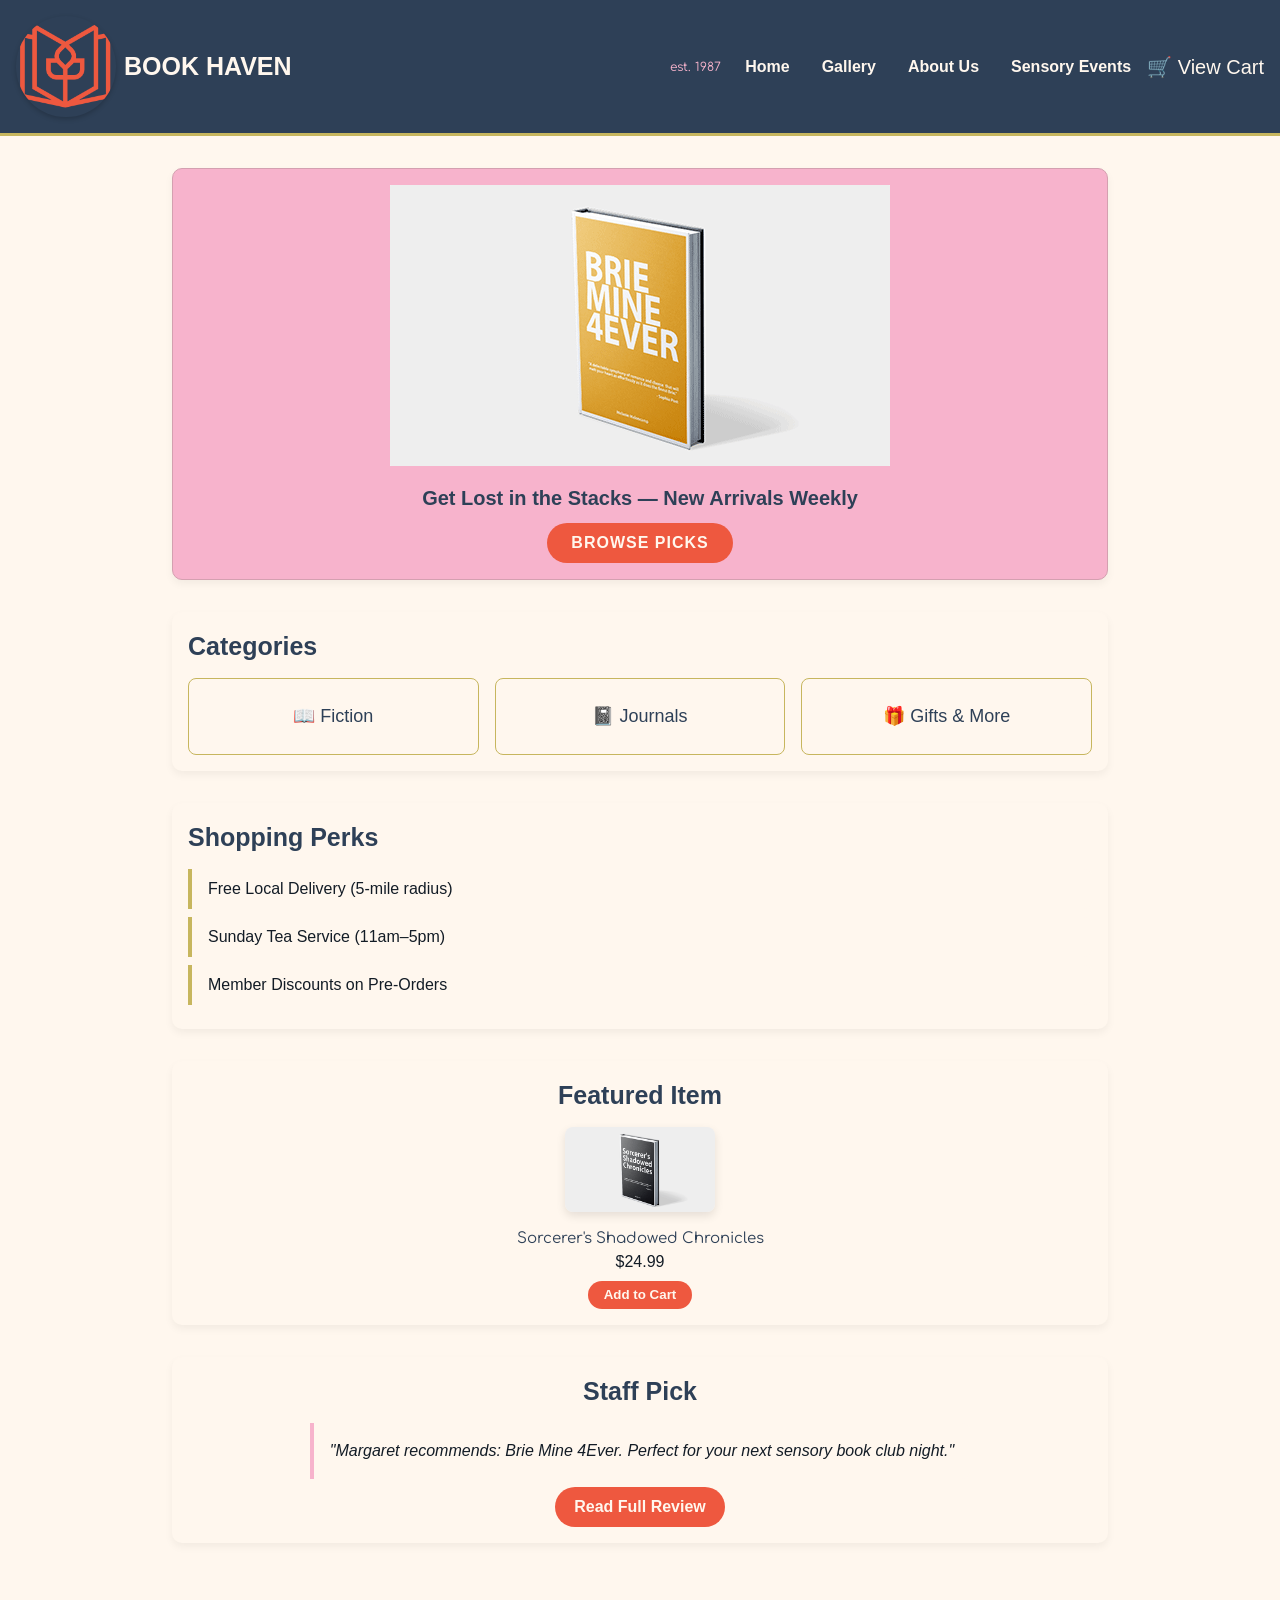
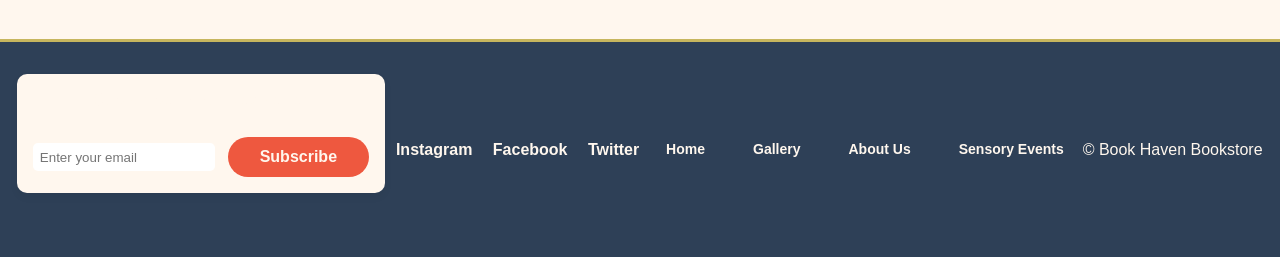
<file: project-root/index.html>
<!DOCTYPE html>
<html lang="en">
<head>
    <meta charset="UTF-8">
    <meta name="viewport" content="width=device-width, initial-scale=1.0">
    <title>Book Haven Bookstore - Home</title>
    <link rel="stylesheet" href="styles.css">
</head>
<body>
    <header>
        <img src="images/Client3_LogoPalette1_EE583F.png" alt="Book Haven Bookstore Logo" width="120">
        <span id="hamburger">&#9776;</span>
        <h1>BOOK HAVEN</h1>
        <p>est. 1987</p>
        <nav>
            <ul>
                <li><a href="index.html">Home</a></li>
                <li><a href="gallery.html">Gallery</a></li>
                <li><a href="about.html">About Us</a></li>
                <li><a href="events.html">Sensory Events</a></li>
            </ul>
        </nav>
        <a href="#" id="view-cart" aria-label="View Shopping Cart">&#128722; View Cart</a>
    </header>

    <main>
        <section id="hero">
            <img src="images/Client3_Book1.png" alt="Cozy bookstore interior">
            <h2>Get Lost in the Stacks — New Arrivals Weekly</h2>
            <a href="gallery.html" role="button">Browse Picks</a>
        </section>

        <section id="categories">
            <h2>Categories</h2>
            <div role="list">
                <div role="listitem">📖 Fiction</div>
                <div role="listitem">📓 Journals</div>
                <div role="listitem">🎁 Gifts &amp; More</div>
            </div>
        </section>

        <section id="perks">
            <h2>Shopping Perks</h2>
            <ul>
                <li>Free Local Delivery (5‑mile radius)</li>
                <li>Sunday Tea Service (11am–5pm)</li>
                <li>Member Discounts on Pre‑Orders</li>
            </ul>
        </section>

        <section id="featured">
            <h2>Featured Item</h2>
            <img src="images/Client3_Book3.png" alt="Sorcerer's Shadowed Chronicles">
            <h3>Sorcerer's Shadowed Chronicles</h3>
            <p>$24.99</p>
            <button>Add to Cart</button>
        </section>

        <section id="staff-pick">
            <h2>Staff Pick</h2>
            <blockquote>"Margaret recommends: Brie Mine 4Ever. Perfect for your next sensory book club night."</blockquote>
            <a href="#">Read Full Review</a>
        </section>
    </main>

    <footer>
        <section id="newsletter">
            <h3>Subscribe to our Newsletter</h3>
            <form action="#" method="post">
                <input type="email" id="footer-email" name="email" placeholder="Enter your email" aria-label="Email for newsletter">
                <button type="submit">Subscribe</button>
            </form>
        </section>
        <div id="social-links">
            <a href="#" aria-label="Instagram">Instagram</a>
            <a href="#" aria-label="Facebook">Facebook</a>
            <a href="#" aria-label="Twitter">Twitter</a>
        </div>
        <nav aria-label="Footer navigation">
            <ul>
                <li><a href="index.html">Home</a></li>
                <li><a href="gallery.html">Gallery</a></li>
                <li><a href="about.html">About Us</a></li>
                <li><a href="events.html">Sensory Events</a></li>
            </ul>
        </nav>
        <p>&copy; Book Haven Bookstore</p>
    </footer>

    <!-- Cart Modal Overlay (empty cart placeholder – gallery page has the full version) -->
    <div id="cart-modal-overlay" class="modal-overlay" style="display: none;">
        <div id="cart-modal" class="modal-box">
            <button id="close-modal" class="close-btn" aria-label="Close cart">&times;</button>
            <h2>Your Cart</h2>
            <div id="cart-items-container"></div>
            <div id="cart-empty-message"><p>Your cart is empty. Browse our gallery to add items.</p></div>
            <div class="modal-actions">
                <button id="modal-clear-cart">Clear Cart</button>
                <button id="modal-process-order">Process Order</button>
            </div>
        </div>
    </div>

    <script src="script.js"></script>
</body>
</html>
</file>
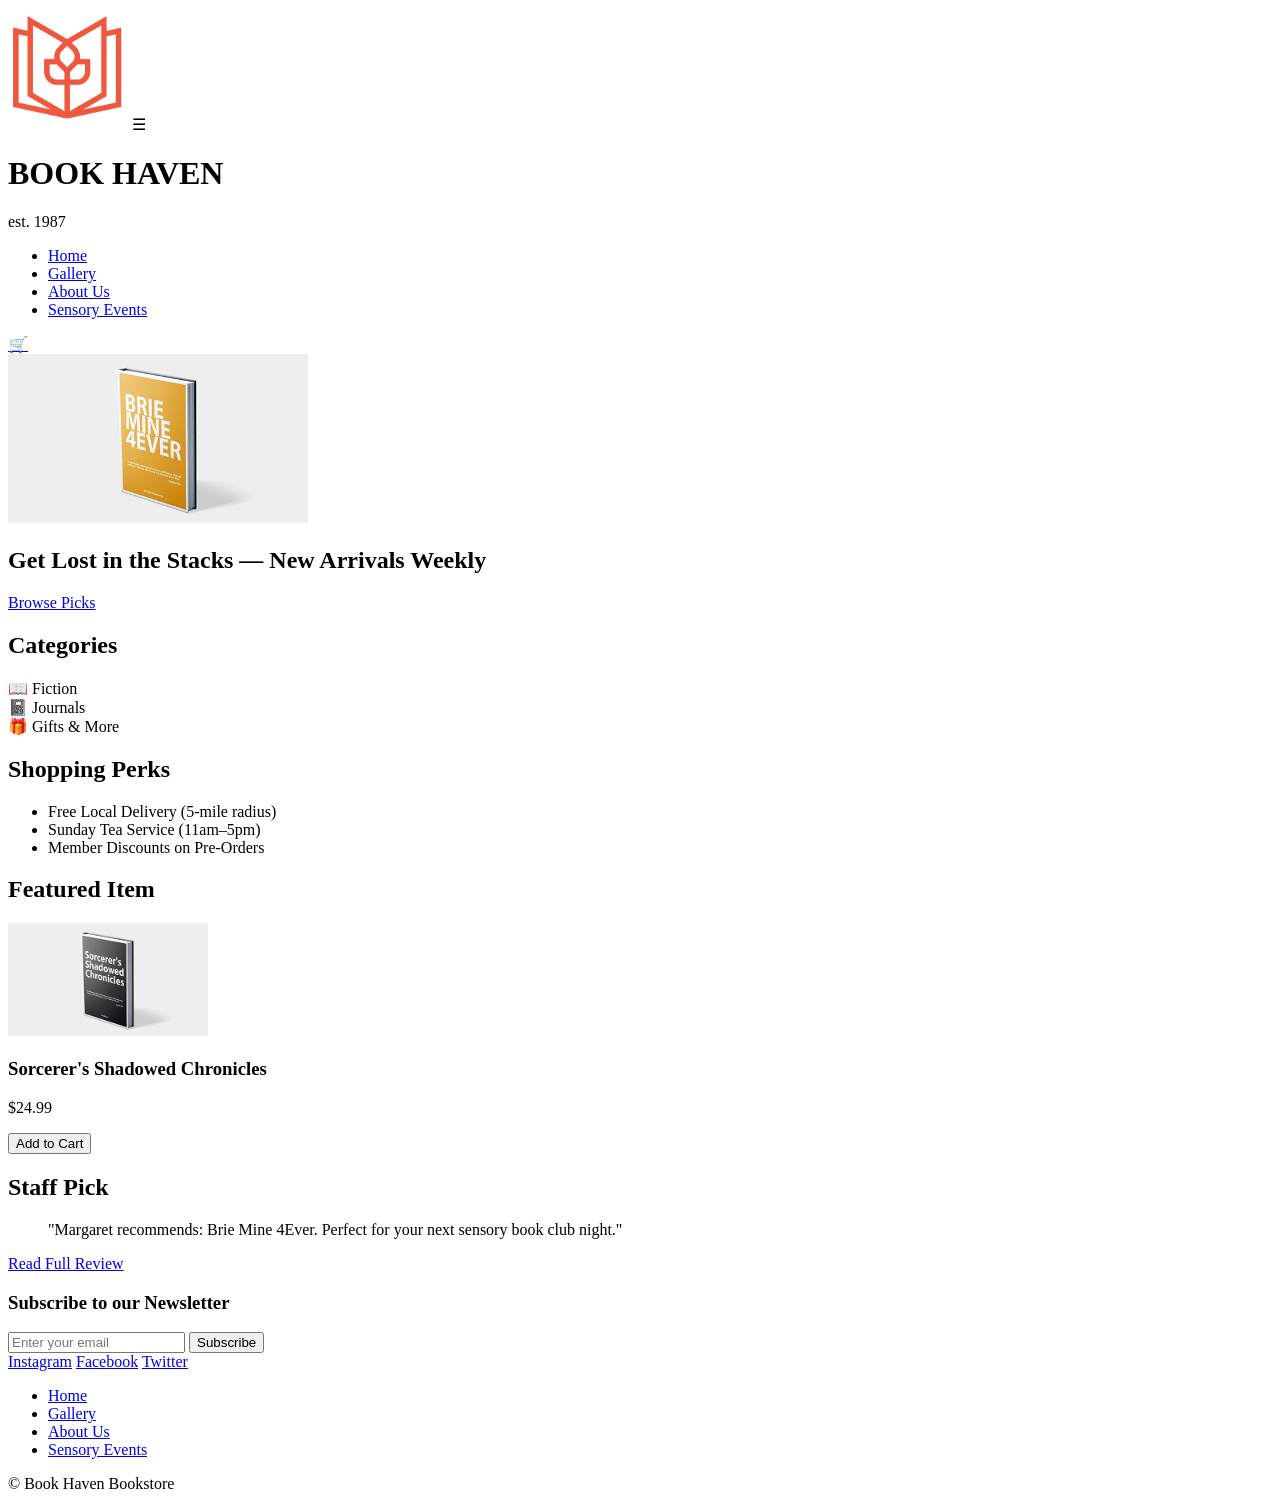
<file: Book Haven Bookstore/project-root/index.html>
<!DOCTYPE html>
<html lang="en">
<head>
    <meta charset="UTF-8">
    <meta name="viewport" content="width=device-width, initial-scale=1.0">
    <title>Book Haven Bookstore - Home</title>
</head>
<body>
    <!-- Header Section -->
    <header>
        <img src="images/Client3_LogoPalette1_EE583F.png" alt="Book Haven Bookstore Logo" width="120">
        <span id="hamburger">&#9776;</span> <!-- Placeholder for mobile menu -->
        <h1>BOOK HAVEN</h1>
        <p>est. 1987</p>
        <nav>
            <ul>
                <li><a href="index.html">Home</a></li>
                <li><a href="gallery.html">Gallery</a></li>
                <li><a href="about.html">About Us</a></li>
                <li><a href="events.html">Sensory Events</a></li>
            </ul>
        </nav>
        <a href="gallery.html#cart" aria-label="View Shopping Cart">&#128722;</a> <!-- Cart icon placeholder -->
    </header>

    <!-- Main Content -->
    <main>
        <!-- Hero Section -->
        <section id="hero">
            <img src="images/Client3_Book1.png" alt="Cozy bookstore interior" width="300"> <!-- placeholder for hero image; using a product image temporarily as per wireframe -->
            <h2>Get Lost in the Stacks — New Arrivals Weekly</h2>
            <a href="gallery.html" role="button">Browse Picks</a>
        </section>

        <!-- Categories Section -->
        <section id="categories">
            <h2>Categories</h2>
            <div role="list">
                <div role="listitem">📖 Fiction</div>
                <div role="listitem">📓 Journals</div>
                <div role="listitem">🎁 Gifts &amp; More</div>
            </div>
        </section>

        <!-- Shopping Perks Section -->
        <section id="perks">
            <h2>Shopping Perks</h2>
            <ul>
                <li>Free Local Delivery (5-mile radius)</li>
                <li>Sunday Tea Service (11am–5pm)</li>
                <li>Member Discounts on Pre-Orders</li>
            </ul>
        </section>

        <!-- Featured Item Section -->
        <section id="featured">
            <h2>Featured Item</h2>
            <img src="images/Client3_Book3.png" alt="Sorcerer's Shadowed Chronicles book cover" width="200">
            <h3>Sorcerer's Shadowed Chronicles</h3>
            <p>$24.99</p>
            <button>Add to Cart</button>
        </section>

        <!-- Staff Pick / Client Highlight -->
        <section id="staff-pick">
            <h2>Staff Pick</h2>
            <blockquote>
                "Margaret recommends: Brie Mine 4Ever. Perfect for your next sensory book club night."
            </blockquote>
            <a href="#">Read Full Review</a>
        </section>
    </main>

    <!-- Footer Section -->
    <footer>
        <section id="newsletter">
            <h3>Subscribe to our Newsletter</h3>
            <form action="#" method="post">
                <input type="email" placeholder="Enter your email" aria-label="Email for newsletter">
                <button type="submit">Subscribe</button>
            </form>
        </section>
        <div id="social-links">
            <a href="#" aria-label="Instagram">Instagram</a>
            <a href="#" aria-label="Facebook">Facebook</a>
            <a href="#" aria-label="Twitter">Twitter</a>
        </div>
        <nav aria-label="Footer navigation">
            <ul>
                <li><a href="index.html">Home</a></li>
                <li><a href="gallery.html">Gallery</a></li>
                <li><a href="about.html">About Us</a></li>
                <li><a href="events.html">Sensory Events</a></li>
            </ul>
        </nav>
        <p>&copy; Book Haven Bookstore</p>
    </footer>
</body>
</html>
</file>
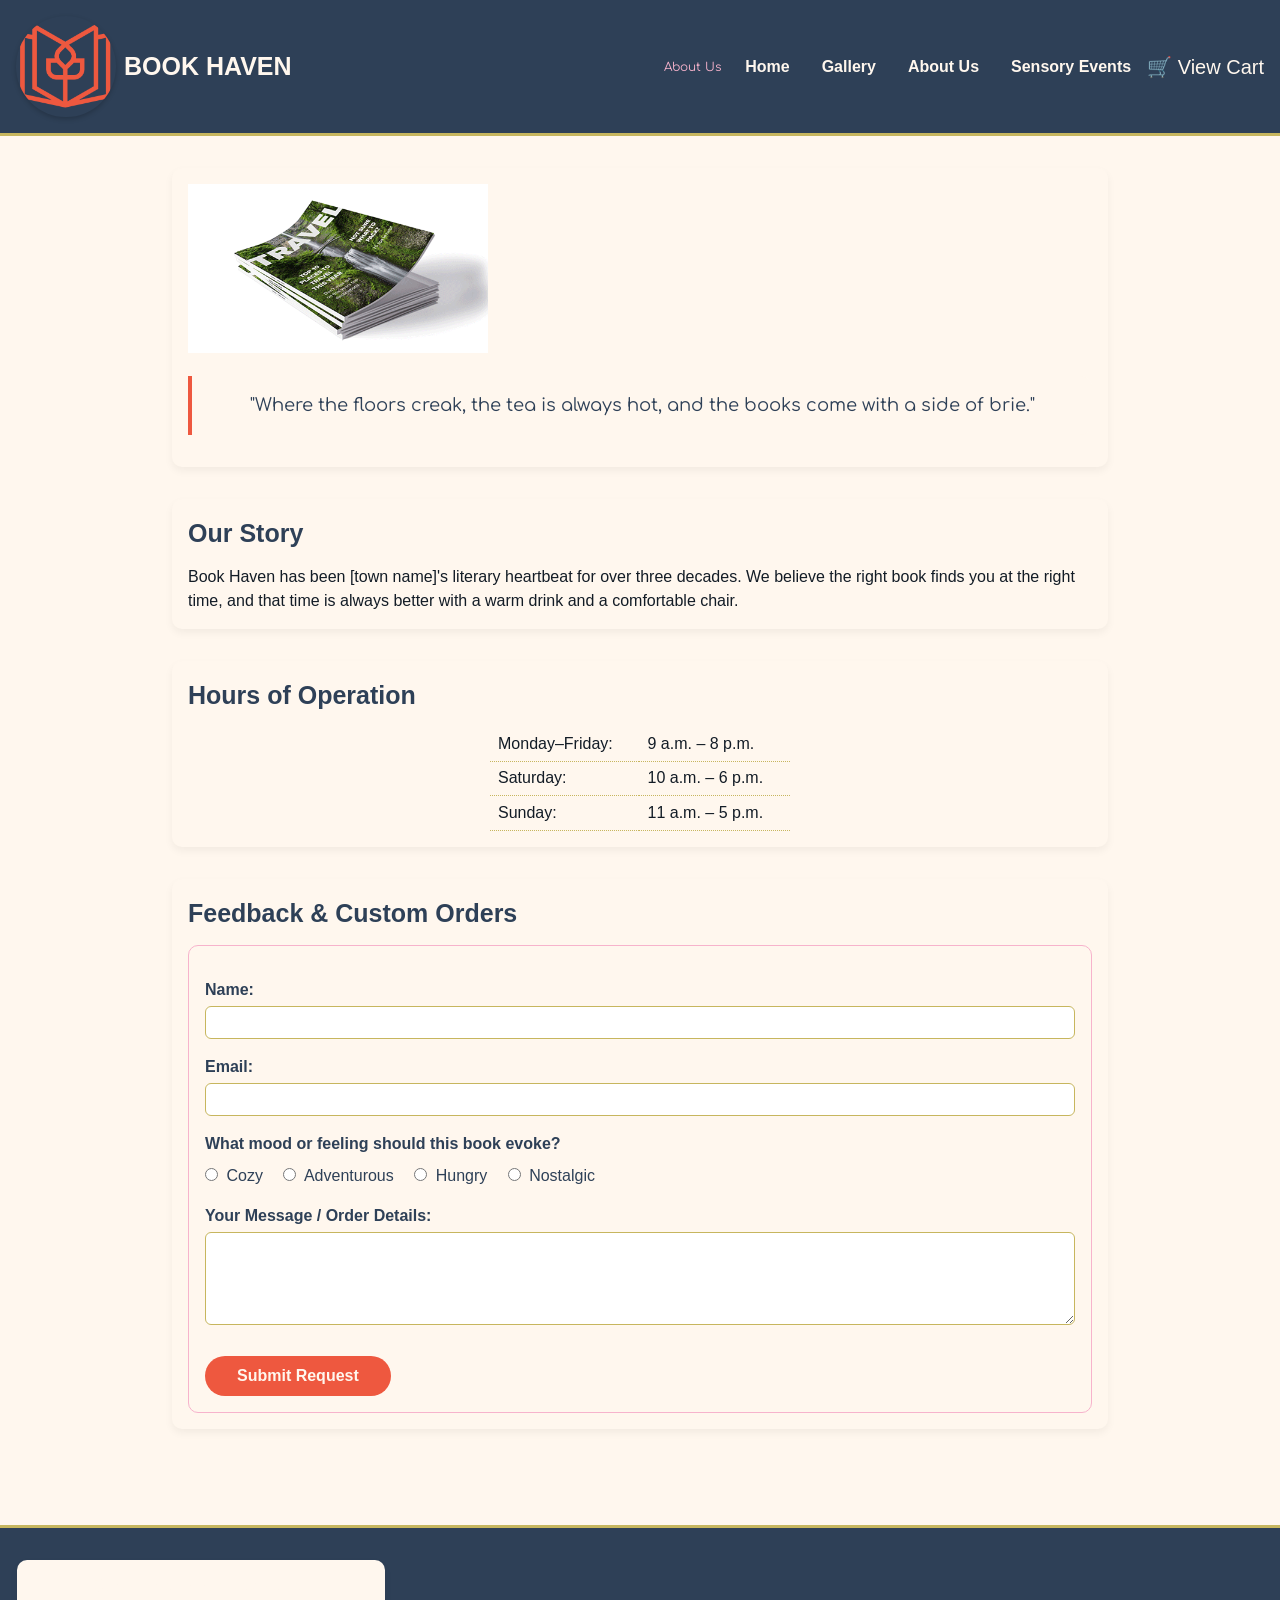
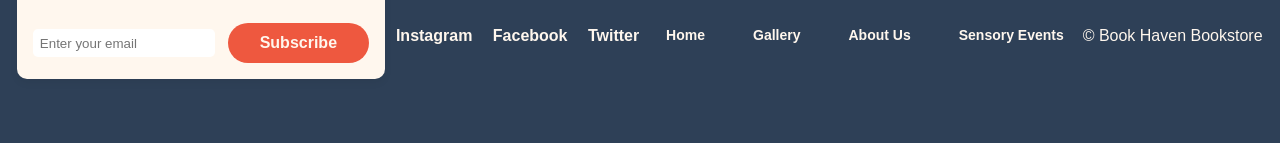
<file: project-root/about.html>
<!DOCTYPE html>
<html lang="en">
<head>
    <meta charset="UTF-8">
    <meta name="viewport" content="width=device-width, initial-scale=1.0">
    <title>Book Haven Bookstore - About Us</title>
    <link rel="stylesheet" href="styles.css">
</head>
<body>
    <header>
        <img src="images/Client3_LogoPalette1_EE583F.png" alt="Book Haven Bookstore Logo" width="120">
        <span id="hamburger">&#9776;</span>
        <h1>BOOK HAVEN</h1>
        <p>About Us</p>
        <nav>
            <ul>
                <li><a href="index.html">Home</a></li>
                <li><a href="gallery.html">Gallery</a></li>
                <li><a href="about.html">About Us</a></li>
                <li><a href="events.html">Sensory Events</a></li>
            </ul>
        </nav>
        <a href="#" id="view-cart" aria-label="View Shopping Cart">&#128722; View Cart</a>
    </header>

    <main>
        <section id="about-hero">
            <img src="images/Client3_Magazine2.png" alt="Cozy bookstore interior" width="300">
            <blockquote>"Where the floors creak, the tea is always hot, and the books come with a side of brie."</blockquote>
        </section>

        <section id="our-story">
            <h2>Our Story</h2>
            <p>Book Haven has been [town name]'s literary heartbeat for over three decades. We believe the right book finds you at the right time, and that time is always better with a warm drink and a comfortable chair.</p>
        </section>

        <section id="hours">
            <h2>Hours of Operation</h2>
            <table>
                <tr><td>Monday–Friday:</td><td>9 a.m. – 8 p.m.</td></tr>
                <tr><td>Saturday:</td><td>10 a.m. – 6 p.m.</td></tr>
                <tr><td>Sunday:</td><td>11 a.m. – 5 p.m.</td></tr>
            </table>
        </section>

        <section id="contact-form">
            <h2>Feedback &amp; Custom Orders</h2>
            <form action="#" method="post">
                <label for="name">Name:</label>
                <input type="text" id="name" name="name" required>

                <label for="email-contact">Email:</label>
                <input type="email" id="email-contact" name="email" required>

                <fieldset>
                    <legend>What mood or feeling should this book evoke?</legend>
                    <input type="radio" id="mood-cozy" name="mood" value="cozy" required>
                    <label for="mood-cozy">Cozy</label>
                    <input type="radio" id="mood-adventurous" name="mood" value="adventurous">
                    <label for="mood-adventurous">Adventurous</label>
                    <input type="radio" id="mood-hungry" name="mood" value="hungry">
                    <label for="mood-hungry">Hungry</label>
                    <input type="radio" id="mood-nostalgic" name="mood" value="nostalgic">
                    <label for="mood-nostalgic">Nostalgic</label>
                </fieldset>

                <label for="message">Your Message / Order Details:</label>
                <textarea id="message" name="message" rows="5"></textarea>

                <button type="submit">Submit Request</button>
            </form>
        </section>
    </main>

    <footer>
        <section id="newsletter">
            <h3>Subscribe to our Newsletter</h3>
            <form action="#" method="post">
                <input type="email" id="footer-email" name="email" placeholder="Enter your email" aria-label="Email for newsletter">
                <button type="submit">Subscribe</button>
            </form>
        </section>
        <div id="social-links">
            <a href="#" aria-label="Instagram">Instagram</a>
            <a href="#" aria-label="Facebook">Facebook</a>
            <a href="#" aria-label="Twitter">Twitter</a>
        </div>
        <nav aria-label="Footer navigation">
            <ul>
                <li><a href="index.html">Home</a></li>
                <li><a href="gallery.html">Gallery</a></li>
                <li><a href="about.html">About Us</a></li>
                <li><a href="events.html">Sensory Events</a></li>
            </ul>
        </nav>
        <p>&copy; Book Haven Bookstore</p>
    </footer>

    <!-- Cart Modal (same as gallery, kept for consistency) -->
    <div id="cart-modal-overlay" class="modal-overlay" style="display: none;">
        <div id="cart-modal" class="modal-box">
            <button id="close-modal" class="close-btn" aria-label="Close cart">&times;</button>
            <h2>Your Cart</h2>
            <div id="cart-items-container"></div>
            <div id="cart-empty-message"><p>Your cart is empty. Browse the gallery to add items.</p></div>
            <div class="modal-actions">
                <button id="modal-clear-cart">Clear Cart</button>
                <button id="modal-process-order">Process Order</button>
            </div>
        </div>
    </div>

    <script src="script.js"></script>
</body>
</html>
</file>
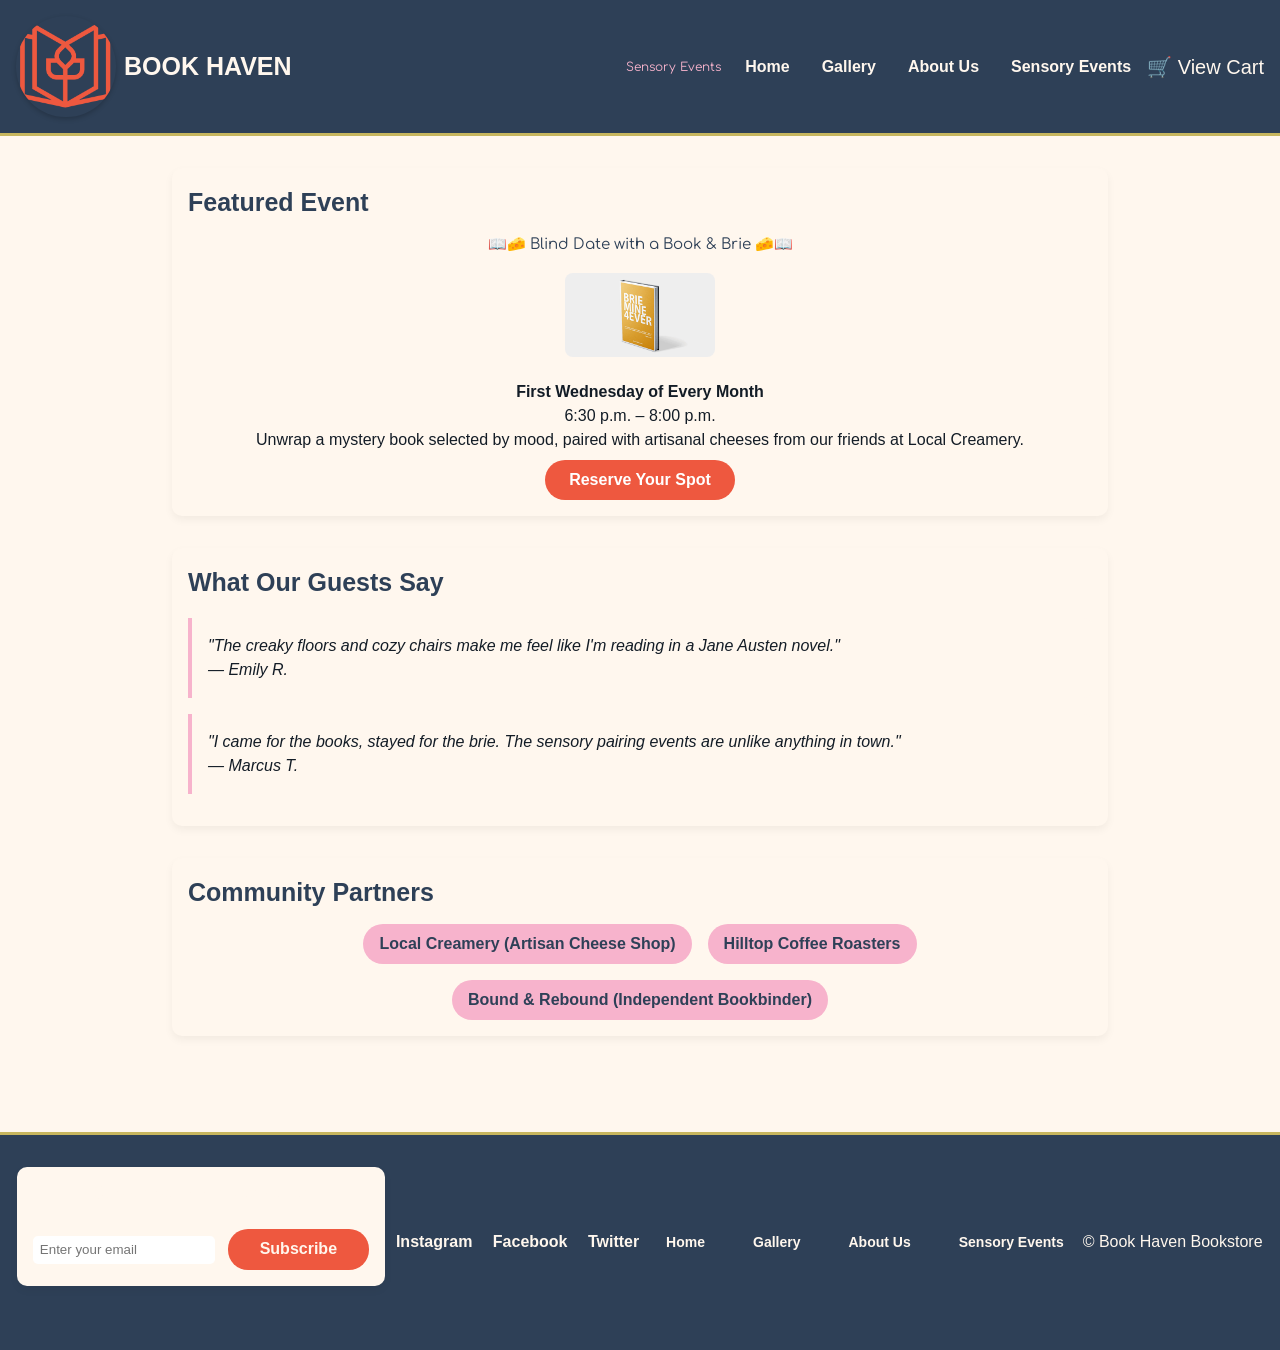
<file: project-root/events.html>
<!DOCTYPE html>
<html lang="en">
<head>
    <meta charset="UTF-8">
    <meta name="viewport" content="width=device-width, initial-scale=1.0">
    <title>Book Haven Bookstore - Sensory Events</title>
    <link rel="stylesheet" href="styles.css">
</head>
<body>
    <header>
        <img src="images/Client3_LogoPalette1_EE583F.png" alt="Book Haven Bookstore Logo" width="120">
        <span id="hamburger">&#9776;</span>
        <h1>BOOK HAVEN</h1>
        <p>Sensory Events</p>
        <nav>
            <ul>
                <li><a href="index.html">Home</a></li>
                <li><a href="gallery.html">Gallery</a></li>
                <li><a href="about.html">About Us</a></li>
                <li><a href="events.html">Sensory Events</a></li>
            </ul>
        </nav>
        <a href="#" id="view-cart" aria-label="View Shopping Cart">&#128722; View Cart</a>
    </header>

    <main>
        <section id="featured-event">
            <h2>Featured Event</h2>
            <article>
                <h3>📖🧀 Blind Date with a Book &amp; Brie 🧀📖</h3>
                <img src="images/Client3_Book1.png" alt="Wrapped book and cheese board" width="200">
                <p><strong>First Wednesday of Every Month</strong><br>6:30 p.m. – 8:00 p.m.</p>
                <p>Unwrap a mystery book selected by mood, paired with artisanal cheeses from our friends at Local Creamery.</p>
                <a href="#" role="button">Reserve Your Spot</a>
            </article>
        </section>

        <section id="testimonials">
            <h2>What Our Guests Say</h2>
            <blockquote>"The creaky floors and cozy chairs make me feel like I'm reading in a Jane Austen novel."<br><cite>— Emily R.</cite></blockquote>
            <blockquote>"I came for the books, stayed for the brie. The sensory pairing events are unlike anything in town."<br><cite>— Marcus T.</cite></blockquote>
        </section>

        <section id="partners">
            <h2>Community Partners</h2>
            <ul>
                <li>Local Creamery (Artisan Cheese Shop)</li>
                <li>Hilltop Coffee Roasters</li>
                <li>Bound &amp; Rebound (Independent Bookbinder)</li>
            </ul>
        </section>
    </main>

    <footer>
        <section id="newsletter">
            <h3>Subscribe to our Newsletter</h3>
            <form action="#" method="post">
                <input type="email" id="footer-email" name="email" placeholder="Enter your email" aria-label="Email for newsletter">
                <button type="submit">Subscribe</button>
            </form>
        </section>
        <div id="social-links">
            <a href="#" aria-label="Instagram">Instagram</a>
            <a href="#" aria-label="Facebook">Facebook</a>
            <a href="#" aria-label="Twitter">Twitter</a>
        </div>
        <nav aria-label="Footer navigation">
            <ul>
                <li><a href="index.html">Home</a></li>
                <li><a href="gallery.html">Gallery</a></li>
                <li><a href="about.html">About Us</a></li>
                <li><a href="events.html">Sensory Events</a></li>
            </ul>
        </nav>
        <p>&copy; Book Haven Bookstore</p>
    </footer>

    <!-- Cart Modal Overlay (kept for consistency, though no gallery items here) -->
    <div id="cart-modal-overlay" class="modal-overlay" style="display: none;">
        <div id="cart-modal" class="modal-box">
            <button id="close-modal" class="close-btn" aria-label="Close cart">&times;</button>
            <h2>Your Cart</h2>
            <div id="cart-items-container"></div>
            <div id="cart-empty-message"><p>Your cart is empty. Browse the gallery to add items.</p></div>
            <div class="modal-actions">
                <button id="modal-clear-cart">Clear Cart</button>
                <button id="modal-process-order">Process Order</button>
            </div>
        </div>
    </div>

    <script src="script.js"></script>
</body>
</html>
</file>
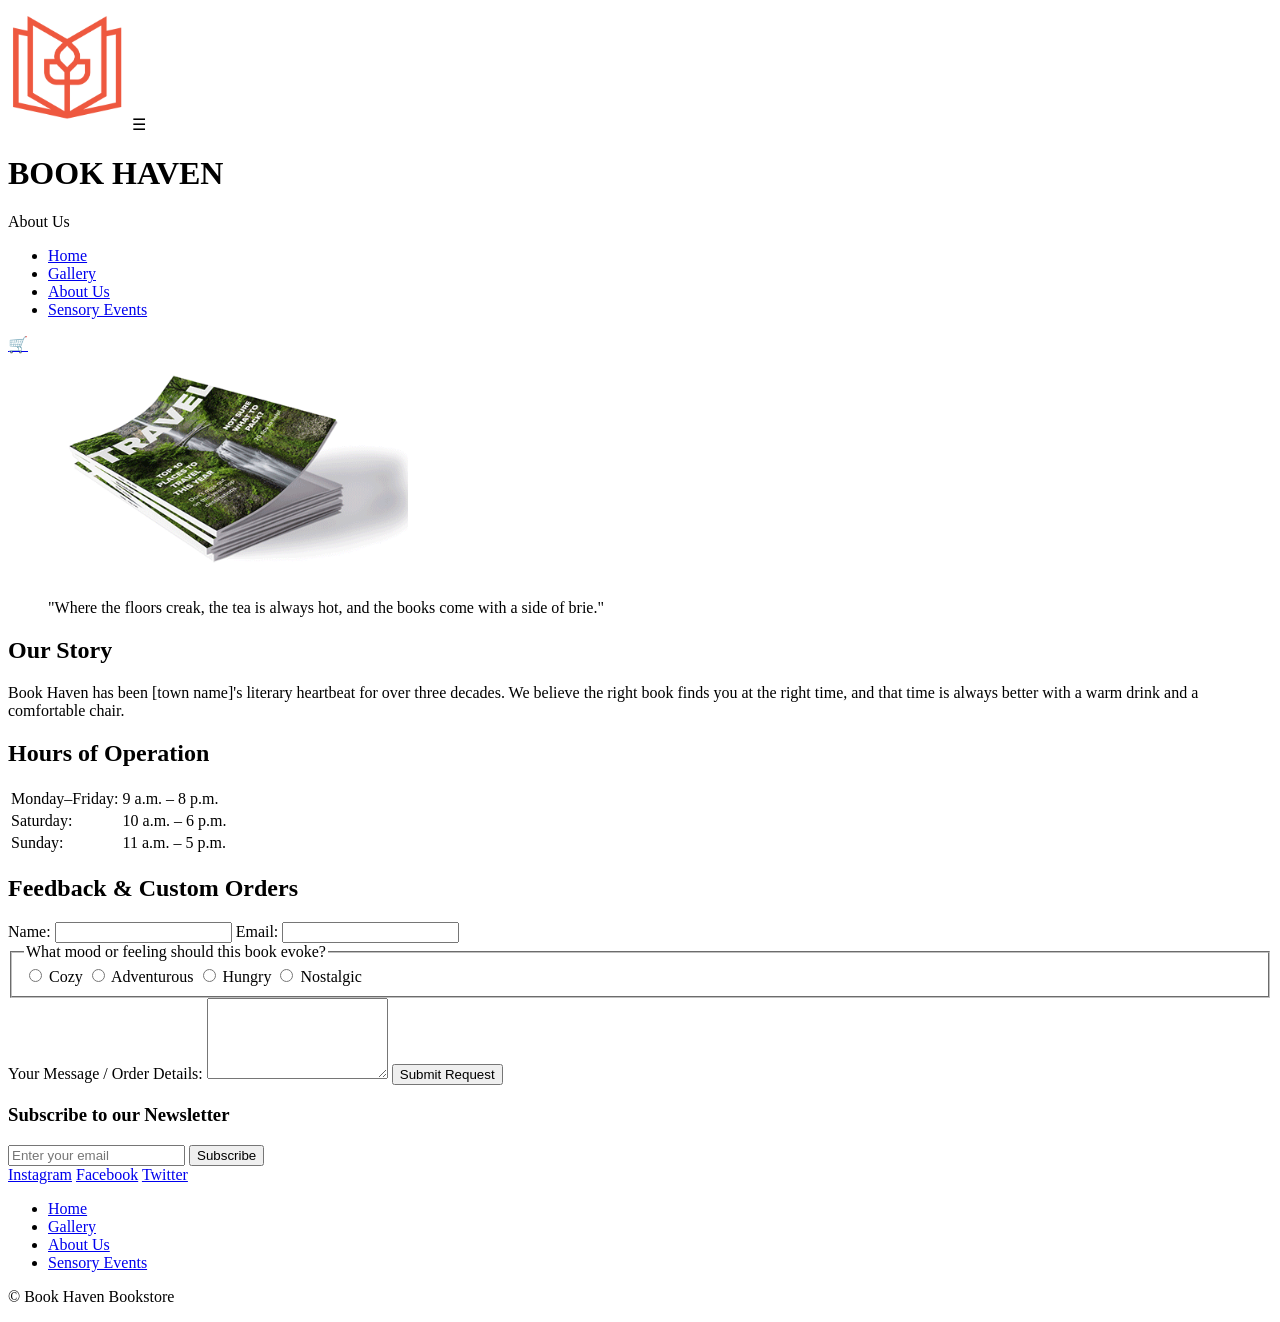
<file: Book Haven Bookstore/project-root/about.html>
<!DOCTYPE html>
<html lang="en">
<head>
    <meta charset="UTF-8">
    <meta name="viewport" content="width=device-width, initial-scale=1.0">
    <title>Book Haven Bookstore - About Us</title>
</head>
<body>
    <header>
        <img src="images/Client3_LogoPalette1_EE583F.png" alt="Book Haven Bookstore Logo" width="120">
        <span id="hamburger">&#9776;</span>
        <h1>BOOK HAVEN</h1>
        <p>About Us</p>
        <nav>
            <ul>
                <li><a href="index.html">Home</a></li>
                <li><a href="gallery.html">Gallery</a></li>
                <li><a href="about.html">About Us</a></li>
                <li><a href="events.html">Sensory Events</a></li>
            </ul>
        </nav>
        <a href="gallery.html#cart" aria-label="View Shopping Cart">&#128722;</a>
    </header>

    <main>
        <!-- Hero Image and Tagline -->
        <section id="about-hero">
            <img src="images/Client3_Magazine2.png" alt="Cozy bookstore interior" width="400"> <!-- Placeholder -->
            <blockquote>
                "Where the floors creak, the tea is always hot, and the books come with a side of brie."
            </blockquote>
        </section>

        <!-- Our Story -->
        <section id="our-story">
            <h2>Our Story</h2>
            <p>Book Haven has been [town name]'s literary heartbeat for over three decades. We believe the right book finds you at the right time, and that time is always better with a warm drink and a comfortable chair.</p>
        </section>

        <!-- Hours of Operation -->
        <section id="hours">
            <h2>Hours of Operation</h2>
            <table>
                <tr><td>Monday–Friday:</td><td>9 a.m. – 8 p.m.</td></tr>
                <tr><td>Saturday:</td><td>10 a.m. – 6 p.m.</td></tr>
                <tr><td>Sunday:</td><td>11 a.m. – 5 p.m.</td></tr>
            </table>
        </section>

        <!-- Feedback & Custom Orders Form -->
        <section id="contact-form">
            <h2>Feedback &amp; Custom Orders</h2>
            <form action="#" method="post">
                <label for="name">Name:</label>
                <input type="text" id="name" name="name" required>

                <label for="email">Email:</label>
                <input type="email" id="email" name="email" required>

                <fieldset>
                    <legend>What mood or feeling should this book evoke?</legend>
                    <input type="radio" id="mood-cozy" name="mood" value="cozy" required>
                    <label for="mood-cozy">Cozy</label>
                    <input type="radio" id="mood-adventurous" name="mood" value="adventurous">
                    <label for="mood-adventurous">Adventurous</label>
                    <input type="radio" id="mood-hungry" name="mood" value="hungry">
                    <label for="mood-hungry">Hungry</label>
                    <input type="radio" id="mood-nostalgic" name="mood" value="nostalgic">
                    <label for="mood-nostalgic">Nostalgic</label>
                </fieldset>

                <label for="message">Your Message / Order Details:</label>
                <textarea id="message" name="message" rows="5"></textarea>

                <button type="submit">Submit Request</button>
            </form>
        </section>
    </main>

    <footer>
        <section id="newsletter">
            <h3>Subscribe to our Newsletter</h3>
            <form action="#" method="post">
                <input type="email" placeholder="Enter your email" aria-label="Email for newsletter">
                <button type="submit">Subscribe</button>
            </form>
        </section>
        <div id="social-links">
            <a href="#" aria-label="Instagram">Instagram</a>
            <a href="#" aria-label="Facebook">Facebook</a>
            <a href="#" aria-label="Twitter">Twitter</a>
        </div>
        <nav aria-label="Footer navigation">
            <ul>
                <li><a href="index.html">Home</a></li>
                <li><a href="gallery.html">Gallery</a></li>
                <li><a href="about.html">About Us</a></li>
                <li><a href="events.html">Sensory Events</a></li>
            </ul>
        </nav>
        <p>&copy; Book Haven Bookstore</p>
    </footer>
</body>
</html>
</file>
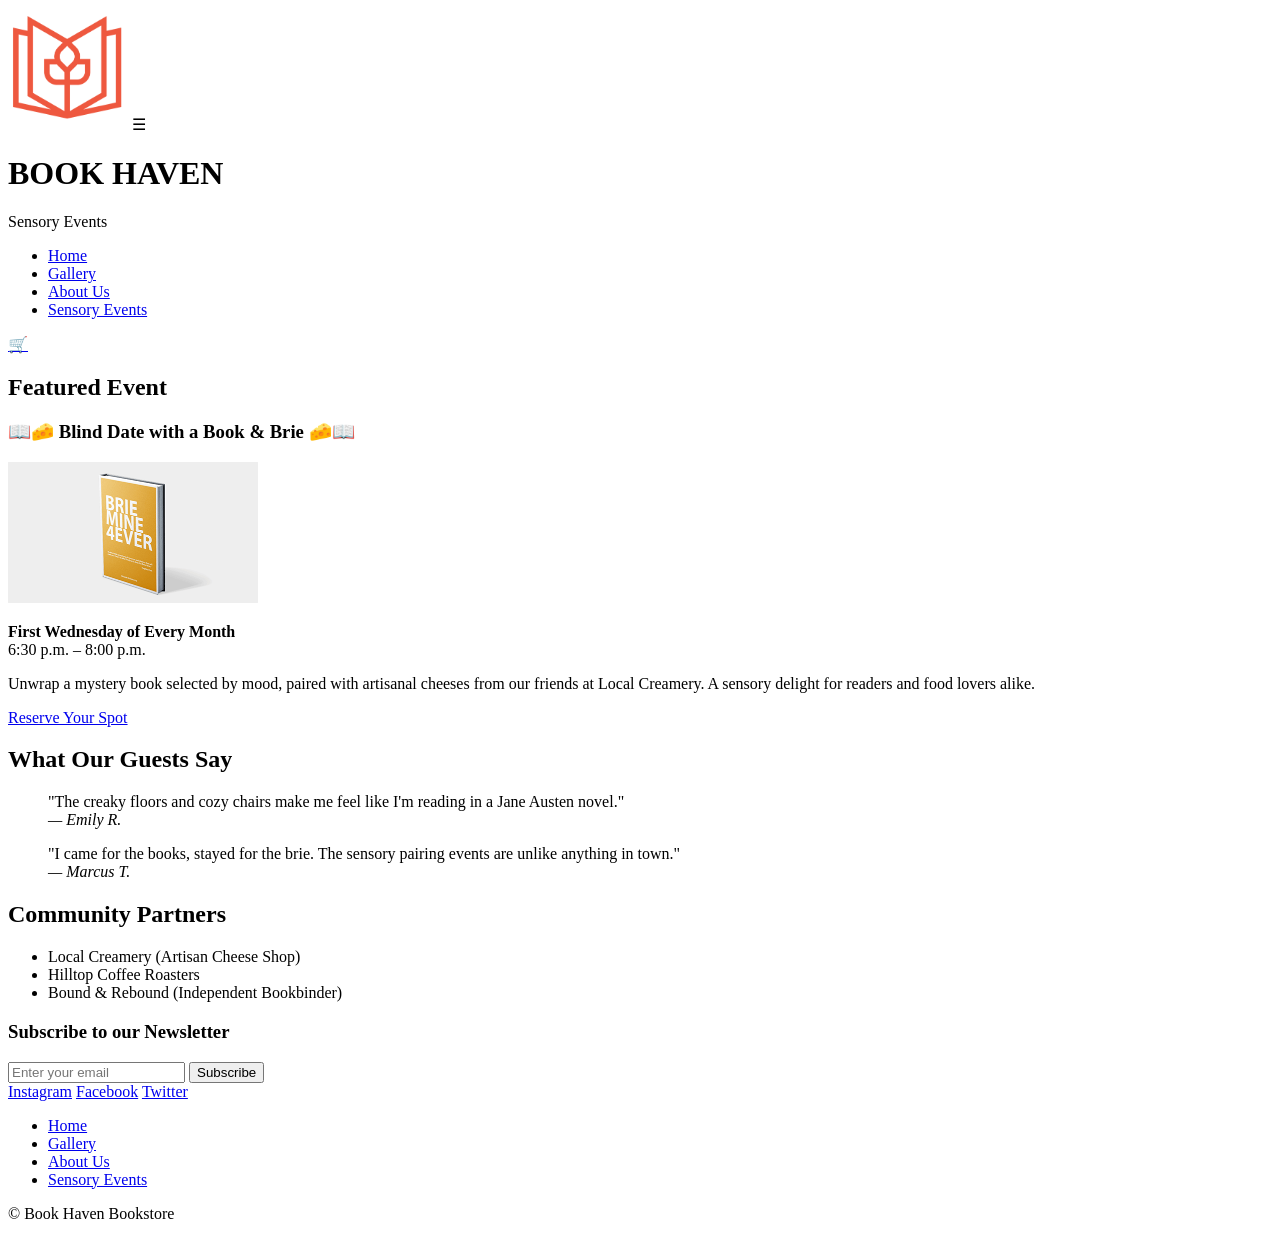
<file: Book Haven Bookstore/project-root/events.html>
<!DOCTYPE html>
<html lang="en">
<head>
    <meta charset="UTF-8">
    <meta name="viewport" content="width=device-width, initial-scale=1.0">
    <title>Book Haven Bookstore - Sensory Events</title>
</head>
<body>
    <header>
        <img src="images/Client3_LogoPalette1_EE583F.png" alt="Book Haven Bookstore Logo" width="120">
        <span id="hamburger">&#9776;</span>
        <h1>BOOK HAVEN</h1>
        <p>Sensory Events</p>
        <nav>
            <ul>
                <li><a href="index.html">Home</a></li>
                <li><a href="gallery.html">Gallery</a></li>
                <li><a href="about.html">About Us</a></li>
                <li><a href="events.html">Sensory Events</a></li>
            </ul>
        </nav>
        <a href="gallery.html#cart" aria-label="View Shopping Cart">&#128722;</a>
    </header>

    <main>
        <!-- Featured Event -->
        <section id="featured-event">
            <h2>Featured Event</h2>
            <article>
                <h3>📖🧀 Blind Date with a Book &amp; Brie 🧀📖</h3>
                <img src="images/Client3_Book1.png" alt="Wrapped book and cheese board" width="250"> <!-- temporary image -->
                <p><strong>First Wednesday of Every Month</strong><br>6:30 p.m. – 8:00 p.m.</p>
                <p>Unwrap a mystery book selected by mood, paired with artisanal cheeses from our friends at Local Creamery. A sensory delight for readers and food lovers alike.</p>
                <a href="#" role="button">Reserve Your Spot</a>
            </article>
        </section>

        <!-- Testimonials -->
        <section id="testimonials">
            <h2>What Our Guests Say</h2>
            <blockquote>
                "The creaky floors and cozy chairs make me feel like I'm reading in a Jane Austen novel."<br>
                <cite>— Emily R.</cite>
            </blockquote>
            <blockquote>
                "I came for the books, stayed for the brie. The sensory pairing events are unlike anything in town."<br>
                <cite>— Marcus T.</cite>
            </blockquote>
        </section>

        <!-- Community Partners -->
        <section id="partners">
            <h2>Community Partners</h2>
            <ul>
                <li>Local Creamery (Artisan Cheese Shop)</li>
                <li>Hilltop Coffee Roasters</li>
                <li>Bound &amp; Rebound (Independent Bookbinder)</li>
            </ul>
        </section>
    </main>

    <footer>
        <section id="newsletter">
            <h3>Subscribe to our Newsletter</h3>
            <form action="#" method="post">
                <input type="email" placeholder="Enter your email" aria-label="Email for newsletter">
                <button type="submit">Subscribe</button>
            </form>
        </section>
        <div id="social-links">
            <a href="#" aria-label="Instagram">Instagram</a>
            <a href="#" aria-label="Facebook">Facebook</a>
            <a href="#" aria-label="Twitter">Twitter</a>
        </div>
        <nav aria-label="Footer navigation">
            <ul>
                <li><a href="index.html">Home</a></li>
                <li><a href="gallery.html">Gallery</a></li>
                <li><a href="about.html">About Us</a></li>
                <li><a href="events.html">Sensory Events</a></li>
            </ul>
        </nav>
        <p>&copy; Book Haven Bookstore</p>
    </footer>
</body>
</html>
</file>
<file: project-root/styles.css>
/* ============================================
   Book Haven Bookstore - External CSS
   Palette: Inkwell Blue #2E4057, Intensity Indigo #EE583F,
            Dusty Rose #F7B3CC, Aged Gold #C7B65E, Parchment White #FFF7EE
   Fonts: Arial, Calibri, Comfortaa (Google Fonts)
   Body Text: Bookish Black #131C26
   ============================================ */

@import url('https://fonts.googleapis.com/css2?family=Comfortaa&display=swap');

/* ---------- Base Styles (Mobile-First) ---------- */
* {
    margin: 0;
    padding: 0;
    box-sizing: border-box;
}

body {
    font-family: Calibri, Arial, sans-serif;
    font-size: 16px;
    color: #131C26;
    background-color: #FFF7EE;
    line-height: 1.5;
}

h1, h2, h3 {
    font-family: Arial, sans-serif;
    font-weight: bold;
    color: #2E4057;
}

h1 { font-size: 25px; text-align: center; }
h2 { font-size: 25px; margin-bottom: 0.5em; }
h3 { font-size: 15px; font-family: 'Comfortaa', Arial, sans-serif; font-weight: normal; color: #2E4057; }

p, li, a, blockquote { font-family: Calibri, Arial, sans-serif; }

a {
    color: #EE583F;
    text-decoration: none;
    transition: color 0.3s ease;
}
a:hover { color: #C7B65E; text-decoration: underline; }

/* ---------- Header & Navigation ---------- */
header {
    background-color: #2E4057;
    color: #FFF7EE;
    padding: 1rem;
    display: flex;
    flex-wrap: wrap;
    align-items: center;
    justify-content: space-between;
    border-bottom: 3px solid #C7B65E;
}

header img {
    width: 80px;
    height: auto;
    border-radius: 50%;
    box-shadow: 0 2px 5px rgba(0,0,0,0.2);
}

header h1 { font-size: 20px; color: #FFF7EE; margin: 0 0.5rem; flex: 1; text-align: left; }
header p { font-family: 'Comfortaa', Arial, sans-serif; font-size: 12px; color: #F7B3CC; margin: 0 0.5rem; }

#hamburger { font-size: 28px; cursor: pointer; color: #FFF7EE; display: block; }

nav ul {
    list-style: none;
    display: none;
    flex-direction: column;
    width: 100%;
    background-color: #2E4057;
    margin-top: 0.5rem;
    padding: 0.5rem;
    border-top: 1px solid #C7B65E;
}
nav ul.open { display: flex; }
nav ul li { margin: 0.5rem 0; text-align: center; }
nav ul li a {
    font-family: Arial, sans-serif;
    font-weight: bold;
    font-size: 16px;
    color: #FFF7EE;
    padding: 0.3rem 0.5rem;
    border-radius: 5px;
    transition: background-color 0.3s;
}
nav ul li a:hover { background-color: #EE583F; color: #FFF7EE; text-decoration: none; }

header a[aria-label*="Cart"] { font-size: 20px; color: #FFF7EE; margin-left: auto; }

/* ---------- Main Content Containers ---------- */
main { padding: 1rem; }
section {
    margin-bottom: 2rem;
    padding: 1rem;
    background-color: #FFF7EE;
    border-radius: 10px;
    box-shadow: 0 4px 8px rgba(0,0,0,0.05);
}

/* Hero */
#hero { text-align: center; background-color: #F7B3CC; color: #2E4057; border: 1px solid #D4A0B0; }
#hero h2 { color: #2E4057; font-size: 20px; margin: 0.5em 0; }
#hero a[role="button"] {
    display: inline-block;
    background-color: #EE583F;
    color: #FFF7EE;
    padding: 0.5em 1.5em;
    border-radius: 20px;
    font-weight: bold;
    text-transform: uppercase;
    letter-spacing: 1px;
    transition: background-color 0.3s, transform 0.2s;
}
#hero a[role="button"]:hover { background-color: #C7B65E; transform: scale(1.05); }

/* Categories */
#categories div[role="list"] { display: flex; flex-wrap: wrap; gap: 1rem; justify-content: center; }
#categories div[role="listitem"] {
    background-color: #FFF7EE;
    border: 1px solid #C7B65E;
    padding: 1.5rem 1rem;
    text-align: center;
    flex: 1 1 80px;
    border-radius: 8px;
    font-size: 18px;
    color: #2E4057;
    transition: background-color 0.3s, box-shadow 0.3s;
}
#categories div[role="listitem"]:hover { background-color: #F7B3CC; box-shadow: 0 6px 12px rgba(0,0,0,0.1); }

/* Perks */
#perks ul { list-style: none; padding-left: 0; }
#perks ul li { background: #FFF7EE; margin: 0.5rem 0; padding: 0.5rem 1rem; border-left: 4px solid #C7B65E; border-radius: 0 8px 8px 0; }

/* Featured & Staff Pick */
#featured, #staff-pick { display: flex; flex-direction: column; align-items: center; text-align: center; }
#featured img { width: 150px; border-radius: 8px; box-shadow: 0 4px 10px rgba(0,0,0,0.1); margin-bottom: 1rem; }
#featured button, #staff-pick a {
    background-color: #EE583F; border: none; color: #FFF7EE; padding: 0.5em 1.2em;
    border-radius: 20px; cursor: pointer; font-weight: bold; margin-top: 0.5em;
    transition: background-color 0.3s, transform 0.2s;
}
#featured button:hover, #staff-pick a:hover { background-color: #C7B65E; transform: translateY(-2px); text-decoration: none; }
#staff-pick blockquote { background: #FFF7EE; border-left: 4px solid #F7B3CC; padding: 1rem; font-style: italic; border-radius: 0 8px 8px 0; }

/* ---------- Gallery Page ---------- */
#view-cart-button {
    display: inline-block; margin-bottom: 1rem; background-color: #2E4057;
    color: #FFF7EE; padding: 0.4em 1em; border-radius: 20px; border: none; cursor: pointer;
    transition: background-color 0.3s;
}
#view-cart-button:hover { background-color: #EE583F; }

[role="table"] { display: flex; flex-direction: column; gap: 1rem; }
[role="row"] { display: flex; flex-wrap: wrap; justify-content: center; gap: 1rem; }

.product {
    background-color: #FFF7EE; border: 1px solid #F7B3CC; border-radius: 12px;
    padding: 1rem; text-align: center; box-shadow: 0 4px 8px rgba(0,0,0,0.05);
    flex: 1 1 calc(50% - 1rem); max-width: 200px;
    transition: transform 0.3s, box-shadow 0.3s;
}
.product:hover { transform: translateY(-5px); box-shadow: 0 10px 20px rgba(0,0,0,0.1); }
.product img { width: 100%; height: auto; border-radius: 8px; margin-bottom: 0.5rem; }
.product h3 { font-size: 14px; color: #2E4057; margin: 0.5rem 0; }
.product p { font-size: 16px; color: #EE583F; font-weight: bold; margin-bottom: 0.5rem; }
.product button {
    background-color: #EE583F; border: none; color: #FFF7EE; padding: 0.4em 1em;
    border-radius: 20px; cursor: pointer; font-size: 14px; transition: background-color 0.3s;
}
.product button:hover { background-color: #C7B65E; }

/* ---------- About Us ---------- */
#about-hero blockquote {
    font-family: 'Comfortaa', Arial, sans-serif; font-size: 18px; color: #2E4057;
    text-align: center; margin: 1rem 0; padding: 1rem; background: #FFF7EE;
    border-left: 4px solid #EE583F; border-radius: 0 12px 12px 0;
}
#hours table { width: 100%; max-width: 300px; margin: 0 auto; border-collapse: collapse; }
#hours td { padding: 0.3rem 0.5rem; border-bottom: 1px dotted #C7B65E; }

form { background: #FFF7EE; padding: 1rem; border: 1px solid #F7B3CC; border-radius: 10px; }
label { display: block; margin-top: 1rem; font-weight: bold; color: #2E4057; }
input[type="text"], input[type="email"], textarea {
    width: 100%; padding: 0.5rem; margin-top: 0.25rem; border: 1px solid #C7B65E;
    border-radius: 6px; font-family: Calibri, Arial, sans-serif;
}
fieldset { border: none; margin-top: 1rem; padding: 0; }
legend { font-weight: bold; color: #2E4057; margin-bottom: 0.5rem; }
fieldset label { display: inline; font-weight: normal; margin-right: 1rem; }
fieldset input[type="radio"] { margin-right: 0.25rem; }
button[type="submit"] {
    background-color: #EE583F; color: #FFF7EE; border: none; padding: 0.7em 2em;
    border-radius: 20px; font-size: 16px; font-weight: bold; margin-top: 1.5rem;
    cursor: pointer; transition: background-color 0.3s, transform 0.2s;
}
button[type="submit"]:hover { background-color: #C7B65E; transform: scale(1.03); }

/* ---------- Events ---------- */
#featured-event article { text-align: center; }
#featured-event img { width: 150px; border-radius: 8px; margin: 1rem 0; }
#featured-event a[role="button"] {
    display: inline-block; background-color: #EE583F; color: white; padding: 0.5em 1.5em;
    border-radius: 20px; font-weight: bold; margin-top: 0.5em; transition: background-color 0.3s;
}
#featured-event a[role="button"]:hover { background-color: #C7B65E; }
#testimonials blockquote {
    background: #FFF7EE; border-left: 4px solid #F7B3CC; padding: 1rem; margin: 1rem 0;
    border-radius: 0 8px 8px 0; font-style: italic;
}
#partners ul { list-style: none; display: flex; flex-wrap: wrap; gap: 1rem; justify-content: center; }
#partners ul li { background: #F7B3CC; color: #2E4057; padding: 0.5rem 1rem; border-radius: 20px; font-weight: bold; }

/* ---------- Footer ---------- */
footer {
    background-color: #2E4057; color: #FFF7EE; padding: 2rem 1rem; text-align: center;
    margin-top: 2rem; border-top: 3px solid #C7B65E;
}
footer h3 { color: #FFF7EE; font-family: 'Comfortaa', Arial, sans-serif; }
footer nav ul { display: flex; justify-content: center; list-style: none; gap: 1rem; margin: 1rem 0; padding: 0; }
footer nav ul li a { color: #FFF7EE; font-size: 14px; padding: 0.2rem 0.5rem; border-radius: 5px; }
footer nav ul li a:hover { background-color: #EE583F; }
footer #social-links a { color: #FFF7EE; margin: 0 0.5rem; font-weight: bold; }
footer form { background: transparent; border: none; padding: 0; }
footer input[type="email"] { width: auto; padding: 0.4rem; border-radius: 5px; border: none; margin-right: 0.5rem; }
footer button {
    background-color: #EE583F; border: none; color: white; padding: 0.4rem 1rem;
    border-radius: 20px; cursor: pointer; font-weight: bold;
}
footer button:hover { background-color: #C7B65E; }

/* ========== CART MODAL OVERLAY (fixed full‑screen) ========== */
#cart-modal-overlay {
    position: fixed !important;
    top: 0 !important;
    left: 0 !important;
    width: 100% !important;
    height: 100% !important;
    background-color: rgba(46, 64, 87, 0.6) !important;
    z-index: 10000 !important;
    display: flex;           /* toggled via inline style (none/flex) */
    justify-content: center !important;
    align-items: center !important;
}

#cart-modal {
    background-color: #FFF7EE;
    border-top: 5px solid #F7B3CC;
    border-radius: 12px;
    padding: 2rem;
    width: 90%;
    max-width: 500px;
    max-height: 80vh;
    overflow-y: auto;
    box-shadow: 0 10px 30px rgba(0,0,0,0.3);
    position: relative;
    text-align: center;
}

#close-modal {
    position: absolute;
    top: 10px;
    right: 15px;
    background: none;
    border: none;
    font-size: 28px;
    cursor: pointer;
    color: #2E4057;
    font-weight: bold;
    z-index: 5;
}
#close-modal:hover { color: #EE583F; }

.cart-item {
    display: flex;
    align-items: center;
    gap: 1rem;
    padding: 0.75rem;
    border-bottom: 1px dotted #C7B65E;
    text-align: left;
}
.cart-item img { width: 50px; height: auto; border-radius: 6px; }
.cart-item .item-name { flex: 1; font-weight: bold; color: #2E4057; }
.cart-item .item-price { color: #EE583F; font-weight: bold; }

#cart-empty-message { color: #2E4057; font-style: italic; padding: 2rem; }

.modal-actions {
    display: flex;
    gap: 1rem;
    justify-content: center;
    margin-top: 1.5rem;
}
.modal-actions button {
    padding: 0.5em 1.5em;
    border-radius: 20px;
    border: none;
    cursor: pointer;
    font-weight: bold;
    transition: background-color 0.3s, transform 0.2s;
}
#modal-clear-cart { background-color: #2E4057; color: #FFF7EE; }
#modal-clear-cart:hover { background-color: #EE583F; }
#modal-process-order { background-color: #EE583F; color: #FFF7EE; }
#modal-process-order:hover { background-color: #C7B65E; transform: scale(1.03); }

/* ---------- Desktop (min-width: 768px) ---------- */
@media (min-width: 768px) {
    header { flex-wrap: nowrap; justify-content: space-between; align-items: center; }
    #hamburger { display: none; }
    nav ul {
        display: flex;
        flex-direction: row;
        background: none;
        width: auto;
        margin-top: 0;
        padding: 0;
        border-top: none;
    }
    nav ul li { margin: 0 0.5rem; }
    nav ul li a { font-size: 16px; }
    header img { width: 100px; }
    header h1 { font-size: 25px; }
    main { max-width: 1000px; margin: 0 auto; padding: 2rem; }
    #categories div[role="list"] { justify-content: space-around; }
    #categories div[role="listitem"] { flex: 1 1 150px; }
    [role="table"] { display: grid; grid-template-columns: repeat(3, 1fr); gap: 2rem; }
    [role="row"] { display: contents; }
    .product { max-width: none; flex: none; }
    #about-hero ~ section { flex-wrap: wrap; }
    #our-story, #hours { flex: 1; }
    #contact-form { flex: 1 1 100%; }
    #testimonials, #partners { flex: 1 1 calc(50% - 2rem); }
    footer { display: flex; flex-wrap: wrap; justify-content: space-around; align-items: center; }
}
</file>
